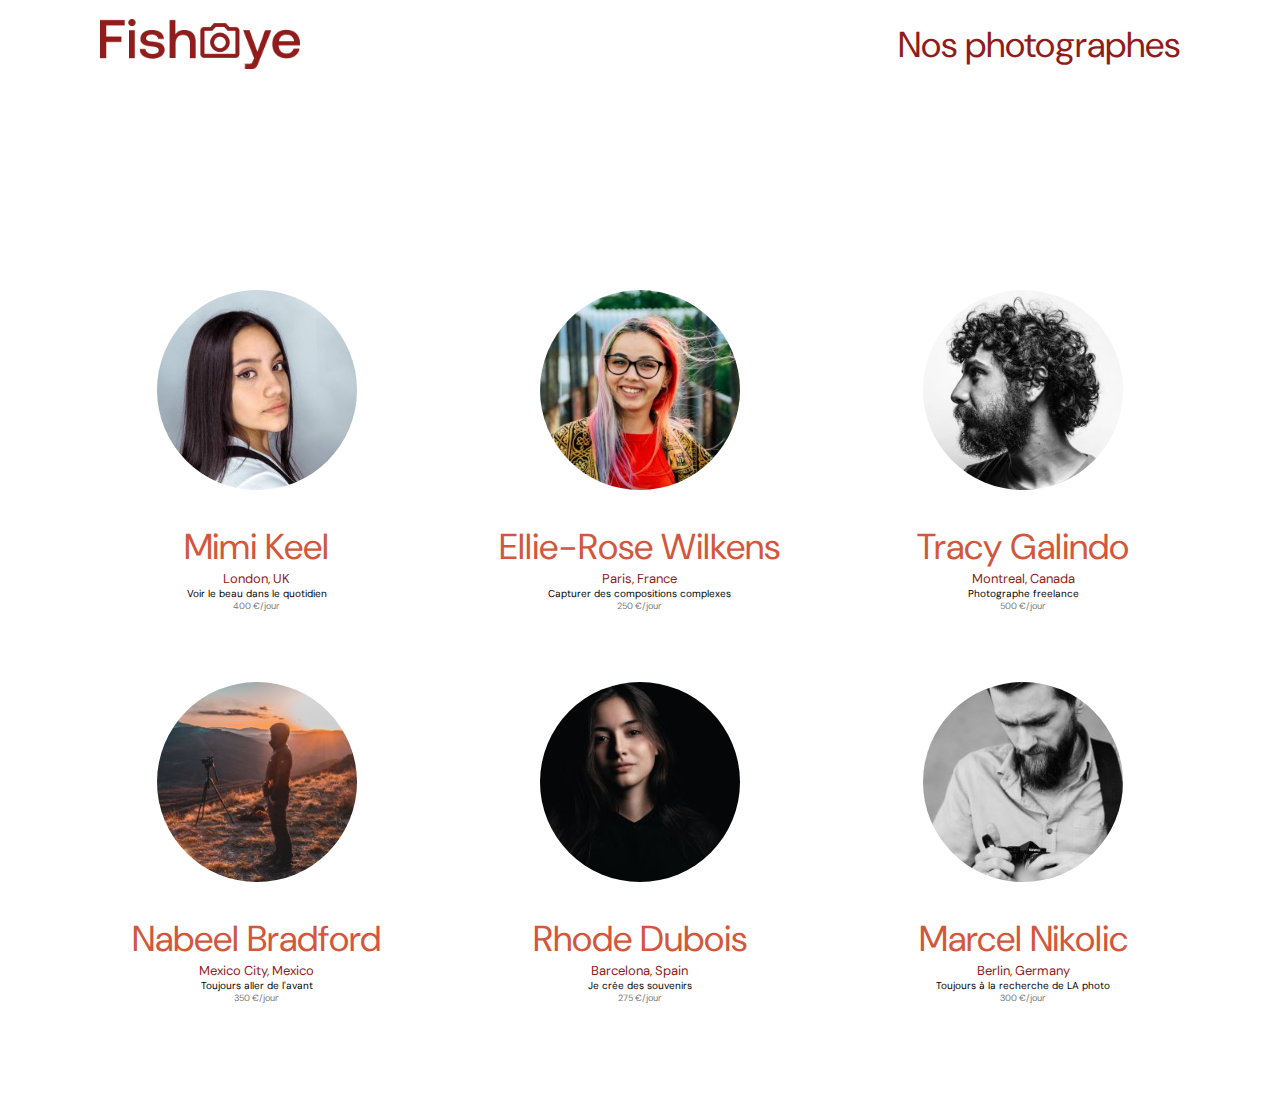
<file: index.html>
<!DOCTYPE html>
<html lang="fr">
  <head>
    <link href="css/style.css" rel="stylesheet" type="text/css" />
    <meta name="viewport" content="width=device-width, initial-scale=1.0" />
    <meta
      name="description"
      content="Fisheye: liste de nos photographes freelances"
    />
    <link rel="icon" type="image/png" href="assets/favicon.png" />
    <link
      href="https://fonts.googleapis.com/css?family=DM+Sans&display=swap"
      rel="stylesheet"
    />
    <title>Fisheye</title>
  </head>
  <body>
    <header>
      <a
        href="index.html"
        aria-label="logo fisheye - lien pour actualiser la page"
        ><img src="assets/images/logo.png" alt="logo fisheye" class="logo"
      /></a>
      <h1 aria-label="liste de nos photographes">Nos photographes</h1>
    </header>
    <main id="main">
      <div class="photographer_section"></div>
    </main>
    <script src="scripts/factories/photographers.js"></script>
    <script src="scripts/api/api.js"></script>
    <script src="scripts/utils/keyboard.js"></script>
    <script src="scripts/pages/index.js"></script>
  </body>
</html>
</file>
<file: css/style.css>
@import url('reset.css');
@import url('photographer.css');
@import url('lightbox.css');
* {
  font-family: 'DM Sans', sans-serif;
}

body {
  font-family: 'DM Sans', sans-serif;
  font-weight: normal;
  margin: 0;
  box-sizing: border-box;
}

header {
  display: flex;
  flex-direction: row;
  justify-content: space-between;
  align-items: center;
  height: 90px;
}

main {
  padding: 100px;
}

h1 {
  color: #901c1c;
  margin-right: 100px;
  font-size: 36px;
}

.logo {
  height: 50px;
  margin-left: 100px;
}

.photographer_section {
  display: grid;
  grid-template-columns: 1fr 1fr 1fr;
  gap: 70px;
  margin-top: 100px;
}

.photographer_section article {
  justify-self: center;
  display: flex;
  justify-content: center;
  align-items: center;
  flex-direction: column;
  text-align: center;
}

.photographer_section article h2 {
  color: #d3573c;
  font-size: 36px;
  line-height: 47px;
  margin: 30px 0 0;
}

.photographer_section article img {
  height: 200px;
  width: 200px;
  border-radius: 50%;
  object-fit: cover;
}
.photographer_section article div p {
  text-align: center;
  margin: 0;
  padding: 0;
}
.photographer_section article .location {
  color: #901c1c;
  font-size: 13px;
  line-height: 17px;
}
.photographer_section article .slogan {
  color: black;
  font-size: 10px;
  line-height: 13px;
}
.photographer_section article .rate {
  color: #757575;
  font-size: 9px;
  line-height: 12px;
}

.photographer_section article:hover img {
  box-shadow: 0 0 20px rgba(0, 0, 0, 0.3);
}

:focus-visible {
  border: 2px solid blue;
}
</file>
